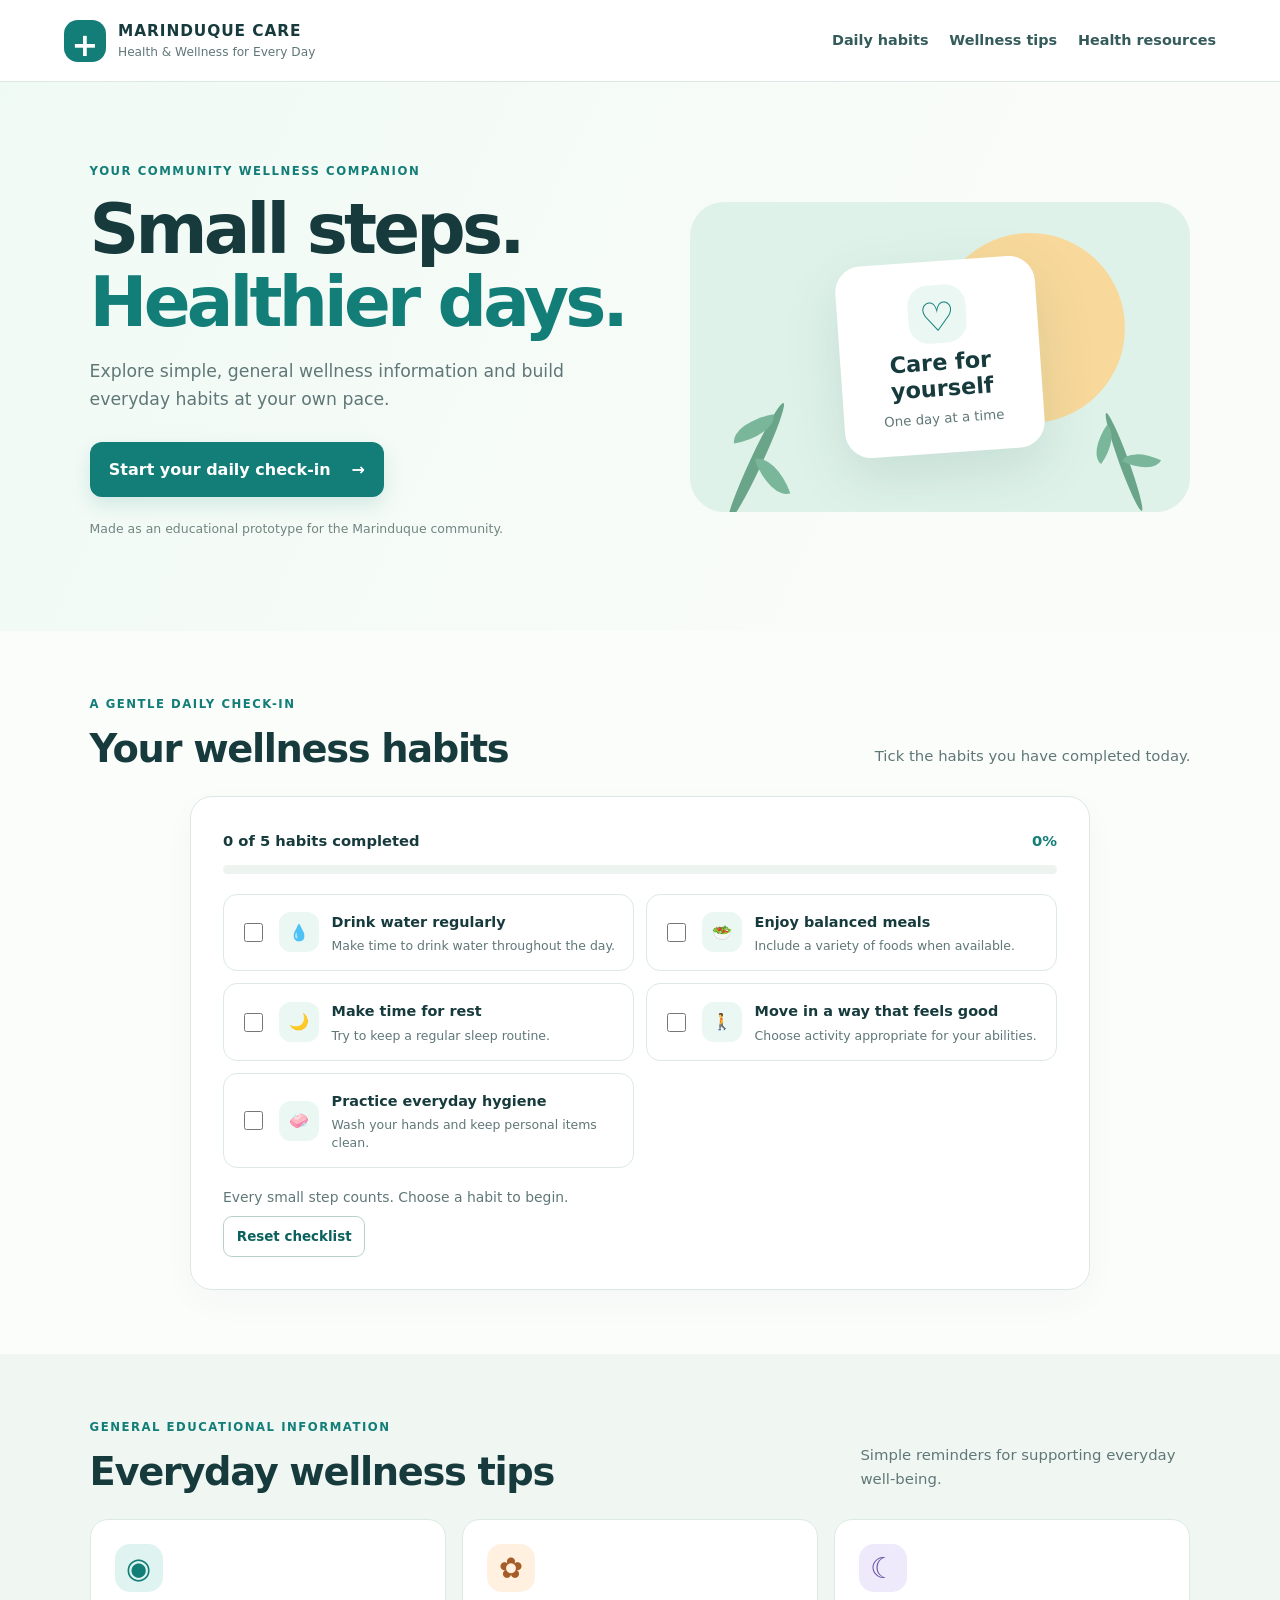
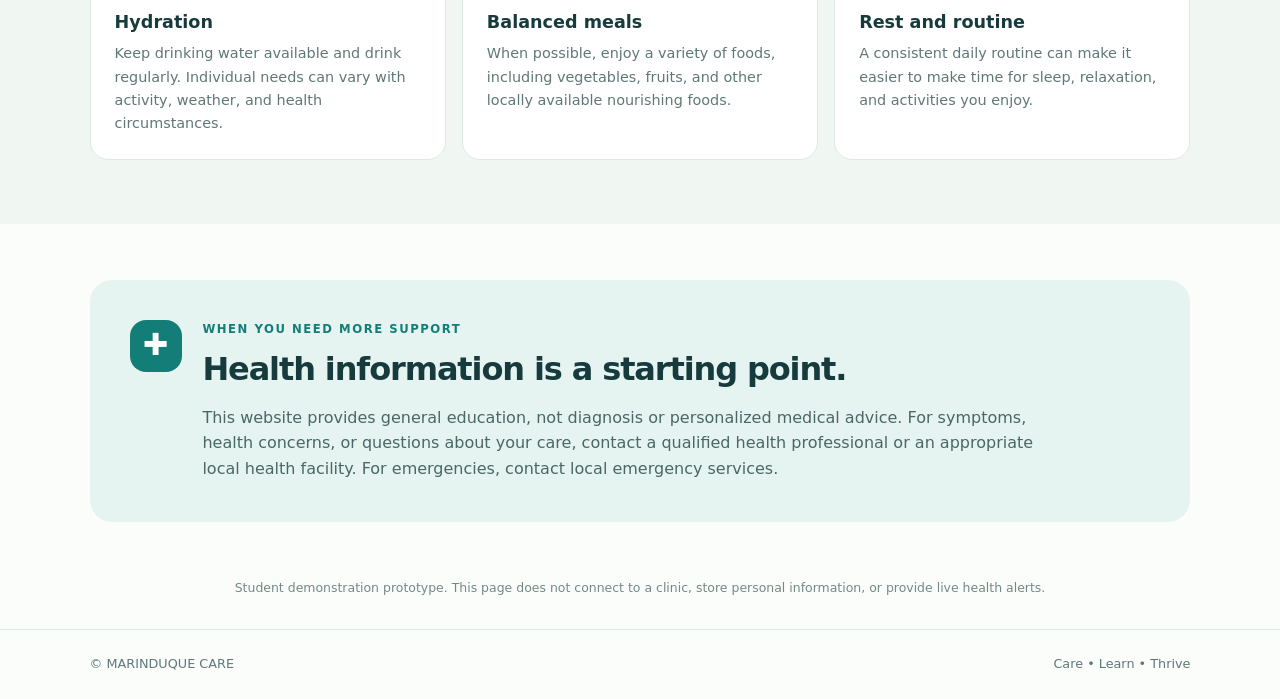
<file: MARINDUQUE_CARE/index.html>
<!doctype html>
<html lang="en">
<head>
  <meta charset="utf-8">
  <meta name="viewport" content="width=device-width, initial-scale=1">
  <meta name="description" content="MARINDUQUE CARE: general health and wellness education.">
  <title>MARINDUQUE CARE | Health & Wellness</title>
  <link rel="stylesheet" href="style.css">
  <script src="script.js" defer></script>
</head>
<body>
  <a class="skip-link" href="#main">Skip to content</a>
  <header class="site-header">
    <div class="brand" aria-label="Marinduque Care home">
      <span class="brand-mark" aria-hidden="true">+</span>
      <span><strong>MARINDUQUE CARE</strong><small>Health & Wellness for Every Day</small></span>
    </div>
    <nav aria-label="Main navigation">
      <a href="#habits">Daily habits</a>
      <a href="#tips">Wellness tips</a>
      <a href="#resources">Health resources</a>
    </nav>
  </header>

  <main id="main">
    <section class="hero">
      <div class="hero-copy">
        <p class="eyebrow">YOUR COMMUNITY WELLNESS COMPANION</p>
        <h1>Small steps.<br><span>Healthier days.</span></h1>
        <p>Explore simple, general wellness information and build everyday habits at your own pace.</p>
        <a class="primary-link" href="#habits">Start your daily check-in <span aria-hidden="true">→</span></a>
        <p class="local-note">Made as an educational prototype for the Marinduque community.</p>
      </div>
      <div class="hero-art" aria-hidden="true">
        <div class="sun"></div><div class="plant plant-one"></div><div class="plant plant-two"></div>
        <div class="heart-card"><span>♡</span><strong>Care for<br>yourself</strong><small>One day at a time</small></div>
      </div>
    </section>

    <section class="section" id="habits">
      <div class="section-heading">
        <div><p class="eyebrow">A GENTLE DAILY CHECK-IN</p><h2>Your wellness habits</h2></div>
        <p>Tick the habits you have completed today.</p>
      </div>
      <div class="progress-card">
        <div class="progress-top"><strong id="progress-label">0 of 5 habits completed</strong><span id="progress-percent">0%</span></div>
        <div class="progress-track" role="progressbar" aria-label="Daily habits completed" aria-valuemin="0" aria-valuemax="5" aria-valuenow="0" id="progress-bar"><div id="progress-fill"></div></div>
        <div class="habit-list">
          <label class="habit"><input type="checkbox" class="habit-check"><span class="habit-icon" aria-hidden="true">💧</span><span><strong>Drink water regularly</strong><small>Make time to drink water throughout the day.</small></span></label>
          <label class="habit"><input type="checkbox" class="habit-check"><span class="habit-icon" aria-hidden="true">🥗</span><span><strong>Enjoy balanced meals</strong><small>Include a variety of foods when available.</small></span></label>
          <label class="habit"><input type="checkbox" class="habit-check"><span class="habit-icon" aria-hidden="true">🌙</span><span><strong>Make time for rest</strong><small>Try to keep a regular sleep routine.</small></span></label>
          <label class="habit"><input type="checkbox" class="habit-check"><span class="habit-icon" aria-hidden="true">🚶</span><span><strong>Move in a way that feels good</strong><small>Choose activity appropriate for your abilities.</small></span></label>
          <label class="habit"><input type="checkbox" class="habit-check"><span class="habit-icon" aria-hidden="true">🧼</span><span><strong>Practice everyday hygiene</strong><small>Wash your hands and keep personal items clean.</small></span></label>
        </div>
        <p class="status-message" id="status-message" role="status" aria-live="polite">Every small step counts. Choose a habit to begin.</p>
        <button class="reset-button" id="reset-checklist" type="button">Reset checklist</button>
      </div>
    </section>

    <section class="section tips-section" id="tips">
      <div class="section-heading">
        <div><p class="eyebrow">GENERAL EDUCATIONAL INFORMATION</p><h2>Everyday wellness tips</h2></div>
        <p>Simple reminders for supporting everyday well-being.</p>
      </div>
      <div class="tips-grid">
        <article class="tip-card"><div class="tip-symbol aqua" aria-hidden="true">◉</div><h3>Hydration</h3><p>Keep drinking water available and drink regularly. Individual needs can vary with activity, weather, and health circumstances.</p></article>
        <article class="tip-card"><div class="tip-symbol peach" aria-hidden="true">✿</div><h3>Balanced meals</h3><p>When possible, enjoy a variety of foods, including vegetables, fruits, and other locally available nourishing foods.</p></article>
        <article class="tip-card"><div class="tip-symbol lavender" aria-hidden="true">☾</div><h3>Rest and routine</h3><p>A consistent daily routine can make it easier to make time for sleep, relaxation, and activities you enjoy.</p></article>
      </div>
    </section>

    <section class="resource-section" id="resources">
      <div class="resource-icon" aria-hidden="true">✚</div>
      <div><p class="eyebrow">WHEN YOU NEED MORE SUPPORT</p><h2>Health information is a starting point.</h2><p>This website provides general education, not diagnosis or personalized medical advice. For symptoms, health concerns, or questions about your care, contact a qualified health professional or an appropriate local health facility. For emergencies, contact local emergency services.</p></div>
    </section>
    <p class="demo-note">Student demonstration prototype. This page does not connect to a clinic, store personal information, or provide live health alerts.</p>
  </main>
  <footer><span>© MARINDUQUE CARE</span><span>Care • Learn • Thrive</span></footer>
</body>
</html>
</file>
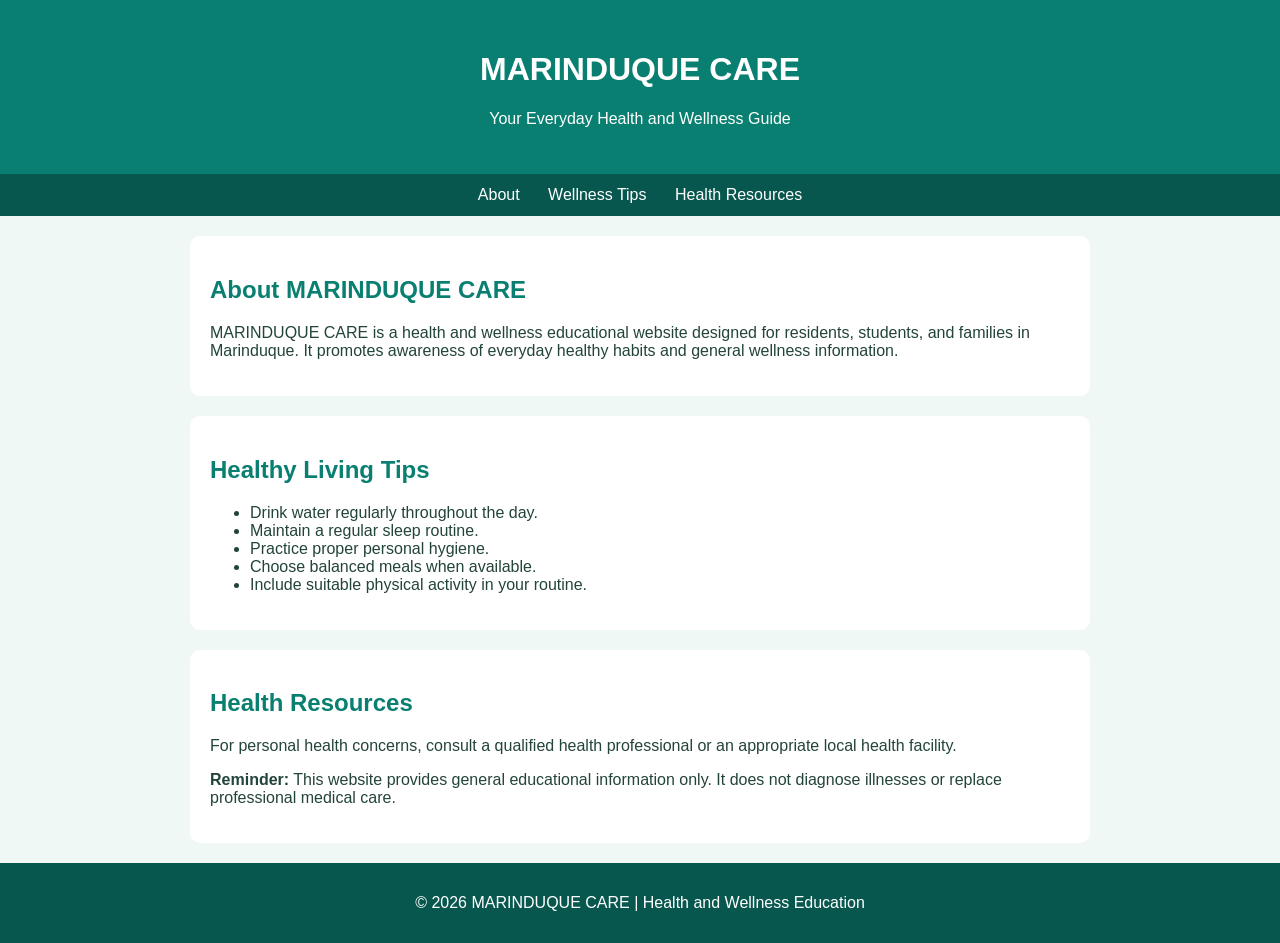
<file: MARINDUQUE_CARE/outputs/task 1/index.html>
<!DOCTYPE html>
<html lang="en">
<head>
    <meta charset="UTF-8">
    <meta name="viewport" content="width=device-width, initial-scale=1.0">
    <title>MARINDUQUE CARE</title>

    <style>
        body {
            font-family: Arial, sans-serif;
            margin: 0;
            background-color: #f0f8f5;
            color: #23443b;
        }

        header {
            background-color: #087f70;
            color: white;
            text-align: center;
            padding: 30px 15px;
        }

        nav {
            background-color: #07574e;
            text-align: center;
            padding: 12px;
        }

        nav a {
            color: white;
            text-decoration: none;
            margin: 0 12px;
        }

        main {
            max-width: 900px;
            margin: 20px auto;
            padding: 0 15px;
        }

        section {
            background-color: white;
            padding: 20px;
            margin-bottom: 20px;
            border-radius: 10px;
        }

        h2 {
            color: #087f70;
        }

        footer {
            background-color: #07574e;
            color: white;
            text-align: center;
            padding: 15px;
        }

        @media (max-width: 600px) {
            nav a {
                display: inline-block;
                margin: 6px;
            }
        }
    </style>
</head>

<body>

    <header>
        <h1>MARINDUQUE CARE</h1>
        <p>Your Everyday Health and Wellness Guide</p>
    </header>

    <nav aria-label="Main navigation">
        <a href="#about">About</a>
        <a href="#tips">Wellness Tips</a>
        <a href="#resources">Health Resources</a>
    </nav>

    <main>
        <section id="about">
            <h2>About MARINDUQUE CARE</h2>
            <p>
                MARINDUQUE CARE is a health and wellness educational website
                designed for residents, students, and families in Marinduque.
                It promotes awareness of everyday healthy habits and general
                wellness information.
            </p>
        </section>

        <section id="tips">
            <h2>Healthy Living Tips</h2>
            <ul>
                <li>Drink water regularly throughout the day.</li>
                <li>Maintain a regular sleep routine.</li>
                <li>Practice proper personal hygiene.</li>
                <li>Choose balanced meals when available.</li>
                <li>Include suitable physical activity in your routine.</li>
            </ul>
        </section>

        <section id="resources">
            <h2>Health Resources</h2>
            <p>
                For personal health concerns, consult a qualified health
                professional or an appropriate local health facility.
            </p>
            <p>
                <strong>Reminder:</strong> This website provides general
                educational information only. It does not diagnose illnesses
                or replace professional medical care.
            </p>
        </section>
    </main>

    <footer>
        <p>&copy; 2026 MARINDUQUE CARE | Health and Wellness Education</p>
    </footer>

</body>
</html>
</file>
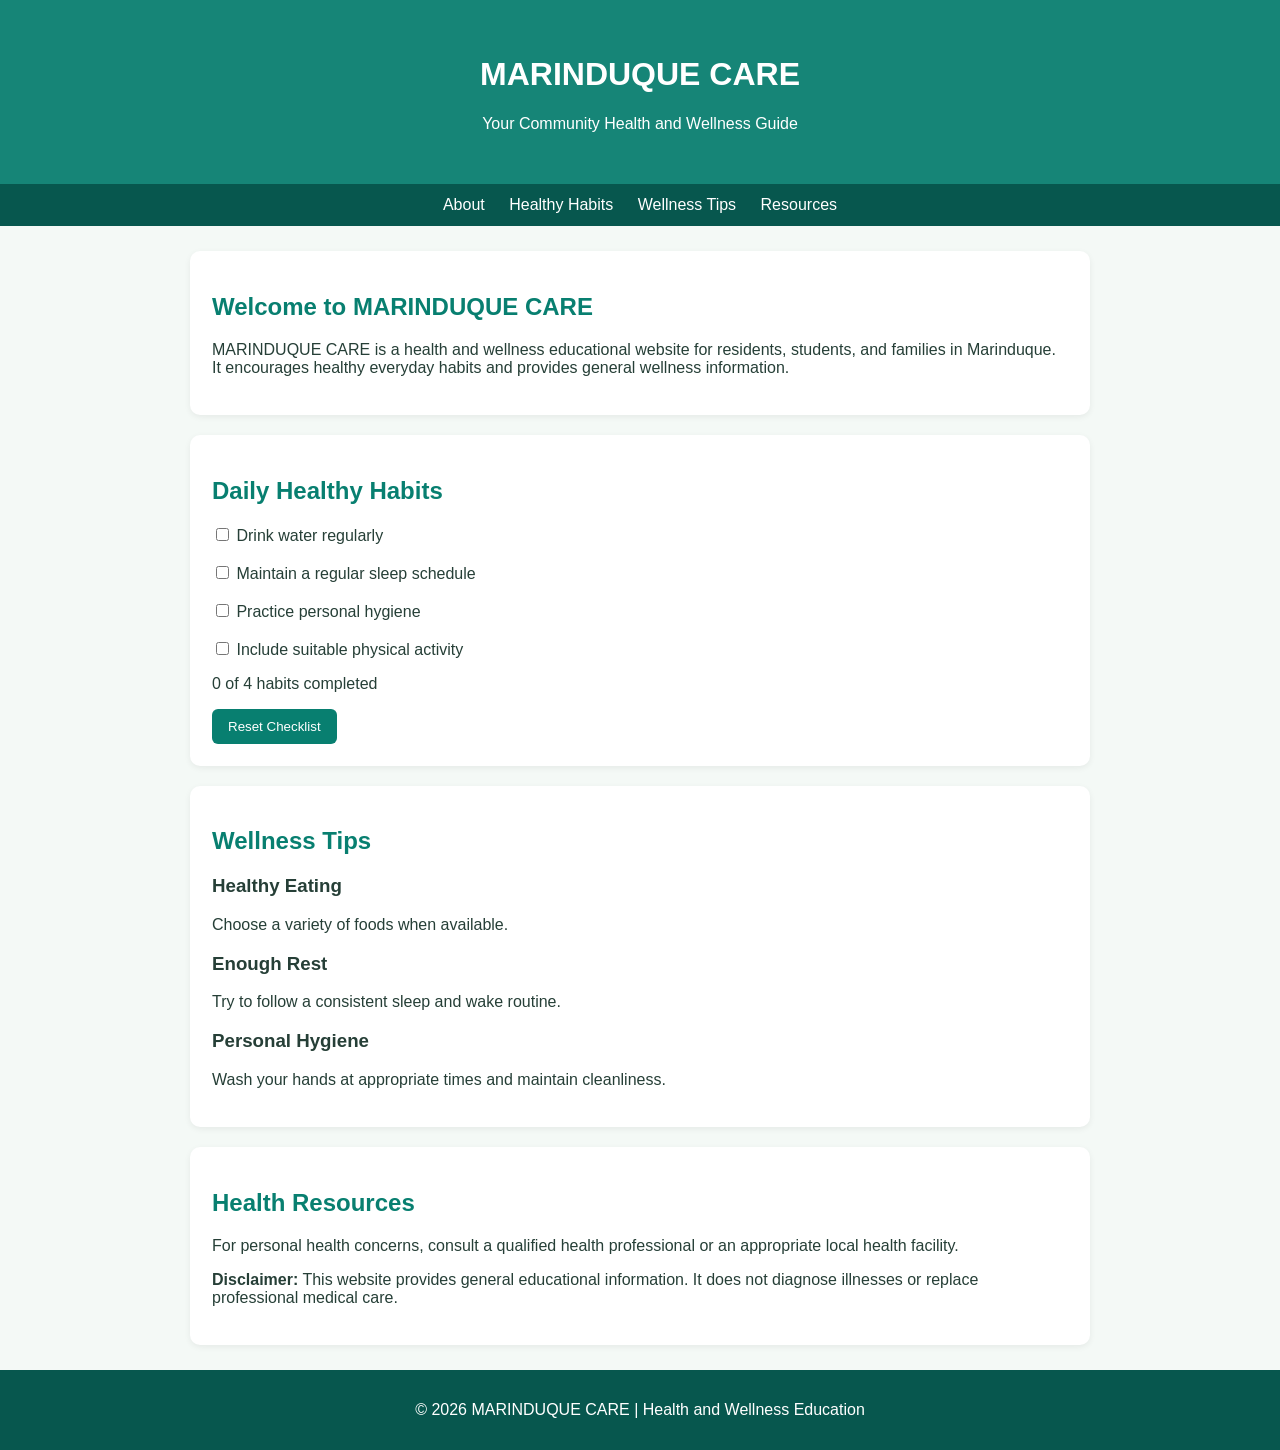
<file: MARINDUQUE_CARE/outputs/task 2/index.html>
<!DOCTYPE html>
<html lang="en">
<head>
    <meta charset="UTF-8">
    <meta name="viewport" content="width=device-width, initial-scale=1.0">
    <title>MARINDUQUE CARE</title>

    <style>
        body {
            font-family: Arial, sans-serif;
            margin: 0;
            background-color: #f4f9f6;
            color: #263f37;
        }

        header {
            background-color: #168577;
            color: white;
            text-align: center;
            padding: 35px 15px;
        }

        nav {
            background-color: #07574e;
            text-align: center;
            padding: 12px;
        }

        nav a {
            color: white;
            text-decoration: none;
            margin: 10px;
        }

        main {
            max-width: 900px;
            margin: 25px auto;
            padding: 0 15px;
        }

        section {
            background-color: white;
            padding: 22px;
            margin-bottom: 20px;
            border-radius: 10px;
            box-shadow: 0 2px 6px #00000010;
        }

        h2 {
            color: #087f70;
        }

        button {
            background-color: #087f70;
            color: white;
            border: none;
            padding: 10px 16px;
            border-radius: 6px;
            cursor: pointer;
        }

        button:focus-visible,
        a:focus-visible {
            outline: 3px solid #b05b00;
            outline-offset: 3px;
        }

        footer {
            background-color: #07574e;
            color: white;
            text-align: center;
            padding: 15px;
        }

        @media (max-width: 600px) {
            nav a {
                display: inline-block;
                margin: 6px;
            }
        }
    </style>
</head>

<body>

    <header>
        <h1>MARINDUQUE CARE</h1>
        <p>Your Community Health and Wellness Guide</p>
    </header>

    <nav aria-label="Main navigation">
        <a href="#about">About</a>
        <a href="#habits">Healthy Habits</a>
        <a href="#tips">Wellness Tips</a>
        <a href="#resources">Resources</a>
    </nav>

    <main>
        <section id="about">
            <h2>Welcome to MARINDUQUE CARE</h2>
            <p>
                MARINDUQUE CARE is a health and wellness educational website
                for residents, students, and families in Marinduque.
                It encourages healthy everyday habits and provides general
                wellness information.
            </p>
        </section>

        <section id="habits">
            <h2>Daily Healthy Habits</h2>

            <label>
                <input type="checkbox" class="habit">
                Drink water regularly
            </label>
            <br><br>

            <label>
                <input type="checkbox" class="habit">
                Maintain a regular sleep schedule
            </label>
            <br><br>

            <label>
                <input type="checkbox" class="habit">
                Practice personal hygiene
            </label>
            <br><br>

            <label>
                <input type="checkbox" class="habit">
                Include suitable physical activity
            </label>

            <p id="progress" role="status" aria-live="polite">
                0 of 4 habits completed
            </p>

            <button type="button" id="reset">Reset Checklist</button>
        </section>

        <section id="tips">
            <h2>Wellness Tips</h2>

            <h3>Healthy Eating</h3>
            <p>Choose a variety of foods when available.</p>

            <h3>Enough Rest</h3>
            <p>Try to follow a consistent sleep and wake routine.</p>

            <h3>Personal Hygiene</h3>
            <p>Wash your hands at appropriate times and maintain cleanliness.</p>
        </section>

        <section id="resources">
            <h2>Health Resources</h2>
            <p>
                For personal health concerns, consult a qualified health
                professional or an appropriate local health facility.
            </p>
            <p>
                <strong>Disclaimer:</strong> This website provides general
                educational information. It does not diagnose illnesses
                or replace professional medical care.
            </p>
        </section>
    </main>

    <footer>
        <p>&copy; 2026 MARINDUQUE CARE | Health and Wellness Education</p>
    </footer>

    <script>
        const habits = document.querySelectorAll(".habit");
        const progress = document.getElementById("progress");
        const reset = document.getElementById("reset");

        function updateProgress() {
            let completed = 0;

            habits.forEach(function(habit) {
                if (habit.checked) {
                    completed++;
                }
            });

            progress.textContent =
                completed + " of " + habits.length + " habits completed";
        }

        habits.forEach(function(habit) {
            habit.addEventListener("change", updateProgress);
        });

        reset.addEventListener("click", function() {
            habits.forEach(function(habit) {
                habit.checked = false;
            });

            updateProgress();
        });

        updateProgress();
    </script>

</body>
</html>
</file>
<file: MARINDUQUE_CARE/style.css>
:root {
  --ink: #173b3d;
  --muted: #607777;
  --teal: #137d78;
  --teal-dark: #0b615d;
  --mint: #eaf7f3;
  --paper: #fbfdfb;
  --line: #dce9e4;
  --white: #ffffff;
  font-family: Inter, ui-sans-serif, system-ui, -apple-system, BlinkMacSystemFont, "Segoe UI", sans-serif;
}
* { box-sizing: border-box; }
html { scroll-behavior: smooth; }
body { margin: 0; background: var(--paper); color: var(--ink); line-height: 1.6; }
a { color: inherit; }
a:focus-visible, button:focus-visible, input:focus-visible { outline: 3px solid #d17b42; outline-offset: 3px; }
.skip-link { position: absolute; top: -60px; left: 1rem; background: white; padding: .7rem 1rem; z-index: 5; }
.skip-link:focus { top: 1rem; }
.site-header { min-height: 82px; display: flex; justify-content: space-between; align-items: center; gap: 1.5rem; padding: 1rem max(5vw, 1.25rem); border-bottom: 1px solid var(--line); background: rgba(255,255,255,.92); }
.brand { display: flex; gap: .75rem; align-items: center; }
.brand-mark { width: 42px; height: 42px; border-radius: 14px; display: grid; place-items: center; color: white; background: var(--teal); font-size: 2rem; font-weight: 700; }
.brand strong, .brand small { display: block; }
.brand strong { letter-spacing: .06em; font-size: .96rem; }
.brand small { color: var(--muted); font-size: .76rem; }
nav { display: flex; flex-wrap: wrap; gap: 1.3rem; }
nav a { text-decoration: none; font-size: .9rem; font-weight: 650; color: #355b5b; }
nav a:hover { color: var(--teal); }
.hero { padding: 5rem max(7vw, 1.25rem); display: grid; grid-template-columns: 1.05fr .95fr; gap: 3rem; align-items: center; background: linear-gradient(115deg, #f0faf5 0%, #f9fcf8 70%); }
.hero-copy { max-width: 620px; }
.eyebrow { color: var(--teal); font-size: .73rem; font-weight: 800; letter-spacing: .13em; margin: 0 0 .75rem; }
h1 { font-size: clamp(2.6rem, 5.4vw, 4.7rem); line-height: 1.06; letter-spacing: -.055em; margin: 0 0 1.2rem; }
h1 span { color: var(--teal); }
.hero-copy > p:not(.eyebrow):not(.local-note) { max-width: 490px; color: var(--muted); font-size: 1.08rem; }
.primary-link { display: inline-flex; gap: 1.3rem; align-items: center; padding: .9rem 1.2rem; margin-top: .7rem; border-radius: 12px; background: var(--teal); color: white; text-decoration: none; font-weight: 750; box-shadow: 0 8px 20px #137d7826; }
.primary-link:hover { background: var(--teal-dark); }
.local-note { color: #718583; font-size: .78rem; margin-top: 1.4rem; }
.hero-art { min-height: 310px; position: relative; display: grid; place-items: center; overflow: hidden; border-radius: 34px; background: #dff2e9; }
.sun { position: absolute; width: 190px; height: 190px; background: #f8d99b; border-radius: 50%; right: 13%; top: 10%; }
.heart-card { position: relative; z-index: 1; display: flex; flex-direction: column; align-items: center; text-align: center; gap: .35rem; width: 200px; padding: 1.5rem; border-radius: 26px; background: #fff; box-shadow: 0 20px 55px #235b4d20; transform: rotate(-4deg); }
.heart-card span { display: grid; place-items: center; width: 58px; height: 58px; background: var(--mint); border-radius: 20px; color: var(--teal); font-size: 2.5rem; }
.heart-card strong { font-size: 1.4rem; line-height: 1.2; }
.heart-card small { color: var(--muted); }
.plant { position: absolute; bottom: -15px; width: 12px; height: 130px; border-radius: 100%; background: #6aa58a; transform: rotate(25deg); }
.plant::before, .plant::after { content: ""; position: absolute; width: 44px; height: 22px; border-radius: 100% 0 100% 0; background: #79b69a; }
.plant::before { top: 25px; left: -32px; transform: rotate(-35deg); }
.plant::after { top: 60px; left: 5px; transform: rotate(45deg); }
.plant-one { left: 12%; }
.plant-two { right: 12%; transform: rotate(-20deg) scale(.8); }
.section { padding: 4rem max(7vw, 1.25rem); }
.section-heading { display: flex; align-items: end; justify-content: space-between; gap: 1rem; margin-bottom: 1.5rem; }
h2 { font-size: clamp(1.7rem, 3vw, 2.45rem); line-height: 1.2; letter-spacing: -.035em; margin: 0; }
.section-heading > p { max-width: 330px; color: var(--muted); margin: 0 0 .2rem; font-size: .93rem; }
.progress-card { max-width: 900px; margin: 0 auto; background: white; border: 1px solid var(--line); border-radius: 22px; padding: clamp(1.2rem, 3vw, 2rem); box-shadow: 0 12px 35px #244d3e08; }
.progress-top { display: flex; justify-content: space-between; gap: 1rem; font-size: .92rem; }
#progress-percent { color: var(--teal); font-weight: 800; }
.progress-track { height: 9px; margin: .8rem 0 1.2rem; overflow: hidden; background: #edf3ef; border-radius: 99px; }
#progress-fill { height: 100%; width: 0; border-radius: inherit; background: var(--teal); transition: width .2s ease; }
.habit-list { display: grid; grid-template-columns: repeat(2, minmax(0, 1fr)); gap: .75rem; }
.habit { display: flex; align-items: center; gap: .8rem; padding: 1rem; border: 1px solid var(--line); border-radius: 14px; cursor: pointer; min-width: 0; }
.habit:hover { background: #f8fcf9; border-color: #a9d3c4; }
.habit input { width: 19px; height: 19px; flex: 0 0 auto; accent-color: var(--teal); }
.habit-icon { display: grid; place-items: center; width: 40px; height: 40px; flex: 0 0 auto; background: var(--mint); border-radius: 12px; }
.habit strong, .habit small { display: block; }
.habit strong { font-size: .9rem; }
.habit small { color: var(--muted); font-size: .78rem; line-height: 1.4; margin-top: .2rem; }
.habit:has(input:checked) { background: #f0faf5; border-color: #8bc6b1; }
.status-message { color: var(--muted); font-size: .87rem; margin: 1.1rem 0 .5rem; }
.reset-button { padding: .55rem .8rem; border: 1px solid #b9d2c8; background: white; border-radius: 9px; color: var(--teal-dark); font: inherit; font-size: .84rem; font-weight: 700; cursor: pointer; }
.reset-button:hover { background: var(--mint); }
.tips-section { background: #f0f7f3; }
.tips-grid { display: grid; grid-template-columns: repeat(3, minmax(0, 1fr)); gap: 1rem; }
.tip-card { padding: 1.5rem; border: 1px solid var(--line); border-radius: 18px; background: white; }
.tip-symbol { display: grid; place-items: center; width: 48px; height: 48px; border-radius: 15px; font-size: 1.8rem; }
.aqua { background: #dff4f0; color: #137d78; }.peach { background: #fff0df; color: #a65c29; }.lavender { background: #eee9fb; color: #6958a3; }
.tip-card h3 { margin: 1rem 0 .4rem; font-size: 1.1rem; }
.tip-card p { color: var(--muted); margin: 0; font-size: .9rem; }
.resource-section { margin: 3.5rem max(7vw, 1.25rem); padding: clamp(1.4rem, 4vw, 2.5rem); display: flex; gap: 1.3rem; align-items: flex-start; border-radius: 22px; background: #e6f4f1; }
.resource-icon { display: grid; place-items: center; width: 52px; height: 52px; flex: 0 0 auto; border-radius: 16px; background: var(--teal); color: white; font-size: 1.9rem; }
.resource-section h2 { font-size: clamp(1.4rem, 2.5vw, 2rem); margin-bottom: .7rem; }
.resource-section p:last-child { max-width: 850px; margin-bottom: 0; color: #496765; }
.demo-note { margin: 0 max(7vw, 1.25rem) 2rem; text-align: center; color: #748985; font-size: .78rem; }
footer { display: flex; justify-content: space-between; gap: 1rem; padding: 1.5rem max(7vw, 1.25rem); border-top: 1px solid var(--line); color: var(--muted); font-size: .8rem; }
@media (max-width: 760px) {
  .site-header { align-items: flex-start; flex-direction: column; }
  nav { gap: .75rem 1rem; }
  .hero { grid-template-columns: 1fr; padding-top: 3rem; gap: 2rem; }
  .hero-art { min-height: 250px; }
  .section-heading { align-items: flex-start; flex-direction: column; }
  .habit-list, .tips-grid { grid-template-columns: 1fr; }
  .resource-section { margin-top: 2rem; margin-bottom: 2rem; }
}
@media (prefers-reduced-motion: reduce) { html { scroll-behavior: auto; } *, *::before, *::after { transition-duration: .01ms !important; } }
</file>
